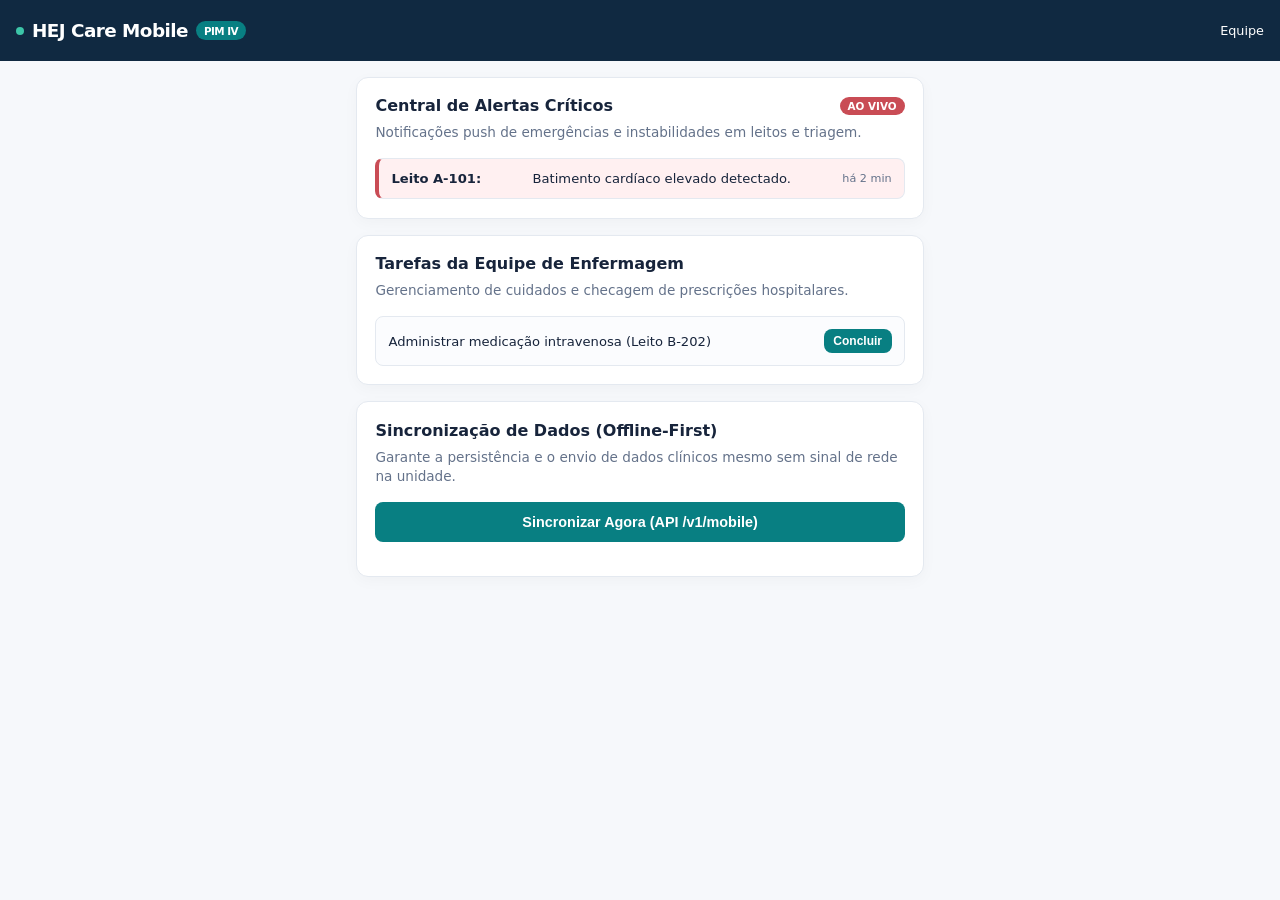
<file: src/HEJCareSuite.Api/wwwroot/mobile/index.html>
<!doctype html>
<!--
THESIS: A streamlined mobile companion app for clinical staff and patient access.
OWN-WORLD: Mobile-first responsive touch interface with dark theme support and VLibras integration.
-->
<html lang="pt-BR">
<head>
  <meta charset="utf-8">
  <meta name="viewport" content="width=device-width, initial-scale=1, maximum-scale=1">
  <title>HEJ Care Mobile</title>
  <style>
    :root {
      --bg: #f6f8fb;
      --card: #ffffff;
      --text: #17243b;
      --text-muted: #64728a;
      --primary: #087f82;
      --primary-soft: #e7f5f4;
      --red: #c94c55;
      --red-soft: #fff0f1;
      --border: #e4e9f0;
    }
    * { box-sizing: border-box; }
    body { margin: 0; font-family: system-ui, -apple-system, sans-serif; background: var(--bg); color: var(--text); padding-bottom: 4rem; }
    header { background: #102941; color: #fff; padding: 1.25rem 1rem; position: sticky; top: 0; z-index: 10; display: flex; align-items: center; justify-content: space-between; }
    header h1 { margin: 0; font-size: 1.15rem; letter-spacing: -.03em; display: flex; align-items: center; gap: .5rem; }
    .badge { background: var(--primary); color: #fff; font-size: .65rem; padding: .2rem .5rem; border-radius: 99px; font-weight: 700; }
    .container { padding: 1rem; max-width: 600px; margin: 0 auto; display: grid; gap: 1rem; }
    .card { background: var(--card); border: 1px solid var(--border); border-radius: 12px; padding: 1.15rem; box-shadow: 0 4px 15px rgba(0,0,0,.03); }
    .card h3 { margin: 0 0 .5rem; font-size: 1rem; color: var(--text); display: flex; align-items: center; justify-content: space-between; }
    .card p { margin: 0 0 1rem; color: var(--text-muted); font-size: .85rem; line-height: 1.4; }
    .btn { display: inline-flex; align-items: center; justify-content: center; width: 100%; padding: .75rem; border: 0; border-radius: 8px; background: var(--primary); color: #fff; font-weight: 700; font-size: .9rem; cursor: pointer; text-decoration: none; }
    .btn:active { opacity: .9; transform: scale(.98); }
    .task-list, .alert-list { list-style: none; margin: 0; padding: 0; display: grid; gap: .5rem; }
    .task-item, .alert-item { background: #fbfcfe; border: 1px solid var(--border); border-radius: 8px; padding: .75rem; font-size: .82rem; display: flex; align-items: center; justify-content: space-between; }
    .alert-item { border-left: 4px solid var(--red); background: var(--red-soft); }
    .status-dot { width: .5rem; height: .5rem; border-radius: 50%; background: #3cc5a8; display: inline-block; }
    .offline-banner { background: #fff3cd; color: #856404; padding: .5rem; text-align: center; font-size: .75rem; font-weight: 600; display: none; }
  </style>
</head>
<body>
  <div id="offline-banner" class="offline-banner">Modo Offline - Sincronização pendente</div>
  <header>
    <h1><span class="status-dot"></span> HEJ Care Mobile <span class="badge">PIM IV</span></h1>
    <span style="font-size: .8rem;" id="user-role-badge">Equipe</span>
  </header>

  <div class="container">
    <div class="card">
      <h3>Central de Alertas Críticos <span class="badge"" style="background: var(--red);">AO VIVO</span></h3>
      <p>Notificações push de emergências e instabilidades em leitos e triagem.</p>
      <ul id="alert-list" class="alert-list">
        <li class="alert-item"><strong>Leito A-101:</strong> Batimento cardíaco elevado detectado. <span style="font-size:.7rem; color:var(--text-muted);">há 2 min</span></li>
      </ul>
    </div>

    <div class="card">
      <h3>Tarefas da Equipe de Enfermagem</h3>
      <p>Gerenciamento de cuidados e checagem de prescrições hospitalares.</p>
      <ul id="task-list" class="task-list">
        <li class="task-item"><span>Administrar medicação intravenosa (Leito B-202)</span> <button class="btn" style="width: auto; padding: .3rem .6rem; font-size: .75rem;" onclick="alert('Tarefa concluída com sucesso!')">Concluir</button></li>
      </ul>
    </div>

    <div class="card">
      <h3>Sincronização de Dados (Offline-First)</h3>
      <p>Garante a persistência e o envio de dados clínicos mesmo sem sinal de rede na unidade.</p>
      <button class="btn" onclick="syncData()">Sincronizar Agora (API /v1/mobile)</button>
      <p id="sync-status" style="margin-top: .75rem; font-size: .75rem; color: var(--text-muted); text-align: center;"></p>
    </div>
  </div>

  <!-- VLibras Integration -->
  <div vw class="enabled">
    <div vw-access-button class="active"></div>
    <div vw-plugin-wrapper>
      <div class="vw-plugin-top-wrapper"></div>
    </div>
  </div>
  <script src="https://vlibras.gov.br/app/vlibras-plugin.js"></script>
  <script>
    new window.VLibras.Widget('https://vlibras.gov.br/app');

    window.addEventListener('online', updateOnlineStatus);
    window.addEventListener('offline', updateOnlineStatus);

    function updateOnlineStatus() {
      const banner = document.getElementById('offline-banner');
      banner.style.display = navigator.onLine ? 'none' : 'block';
    }
    updateOnlineStatus();

    async function syncData() {
      const status = document.getElementById('sync-status');
      status.textContent = "Sincronizando com a API do HEJ Care Suite...";
      try {
        const res = await fetch('/health');
        if (res.ok) {
          status.textContent = "Sincronização concluída com sucesso! (100% íntegro)";
          status.style.color = "var(--primary)";
        } else {
          throw new Error();
        }
      } catch {
        status.textContent = "Erro ao conectar com o servidor. Dados salvos localmente.";
        status.style.color = "var(--red)";
      }
    }
  </script>
</body>
</html>
</file>
